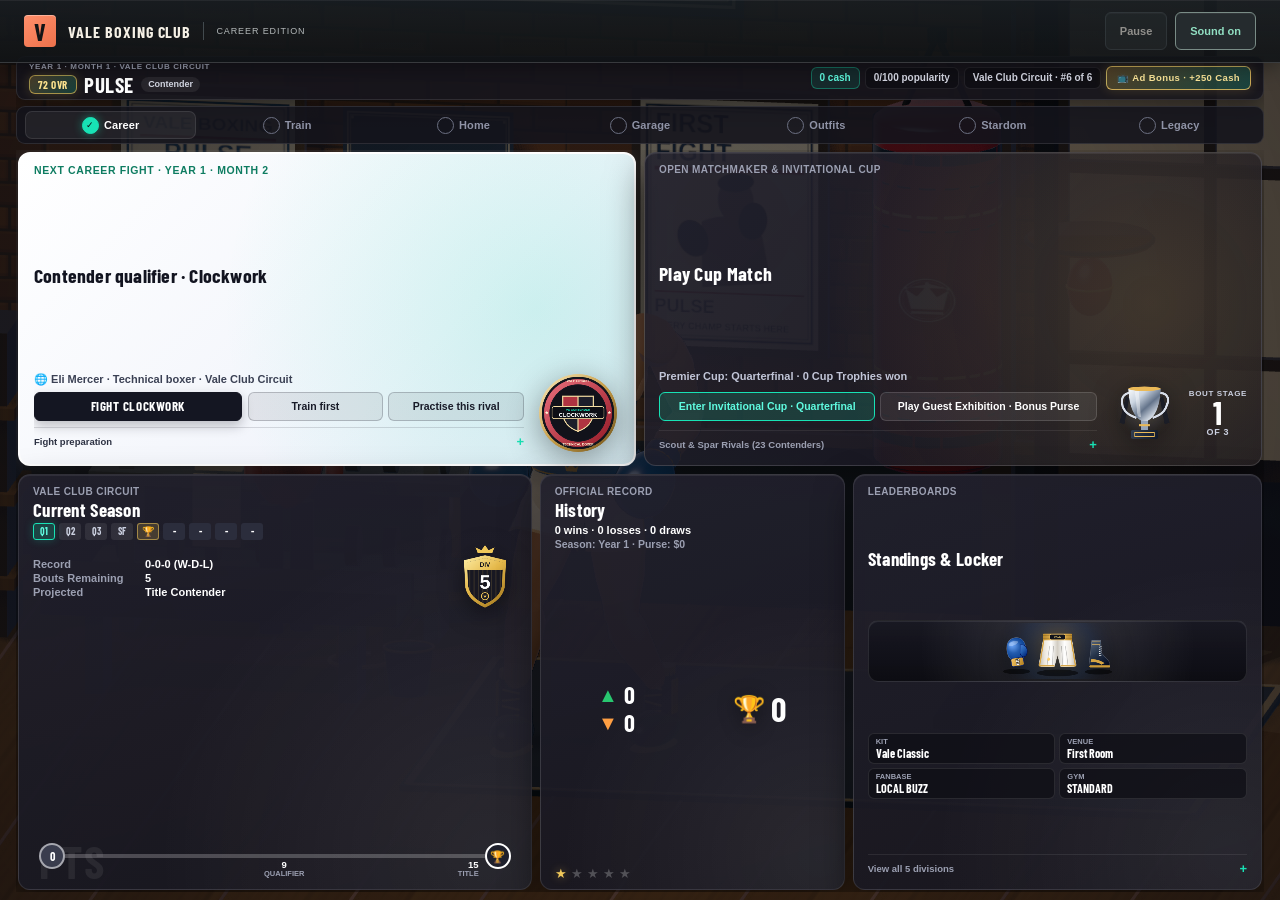
<file: index.html>
<!doctype html>
<html lang="en">
  <head>
    <meta charset="UTF-8" />
    <meta name="viewport" content="width=device-width, initial-scale=1, viewport-fit=cover" />
    <meta name="theme-color" content="#101a2c" />
    <meta name="description" content="Step into Vale Boxing Club. Train your timing, find your opening, and earn your next round." />
    <link rel="icon" type="image/svg+xml" href="./icon.svg" />
    <title>Pulse · Boxing Career</title>
    <script type="module" crossorigin src="./assets/index-ByAutb6q.js"></script>
  </head>
  <body style="margin:0;background:#101a2c;color:#f5f0e5">
    <div id="app"><div style="min-height:100dvh;display:grid;place-items:center;background:radial-gradient(circle at 50% 38%,#1d2e4a 0%,#101a2c 72%);padding:24px;text-align:center;font-family:'Arial Black',Impact,Arial,sans-serif"><div style="padding:24px 32px;border:1px solid rgba(232,191,114,.38);border-top:4px solid #dd6e42;border-radius:10px;background:rgba(20,28,38,.88);box-shadow:0 18px 48px rgba(0,0,0,.45)"><div style="color:#e8bf72;font:700 11px/1.4 Arial,sans-serif;letter-spacing:.18em;text-transform:uppercase">Vale Boxing Club</div><p style="margin:8px 0 0;color:#f5f0e5;font-size:24px;letter-spacing:.04em">PULSE · Opening Vale Boxing Club…</p></div></div></div>
    <noscript>This boxing game needs JavaScript enabled to run.</noscript>
  </body>
</html>
</file>
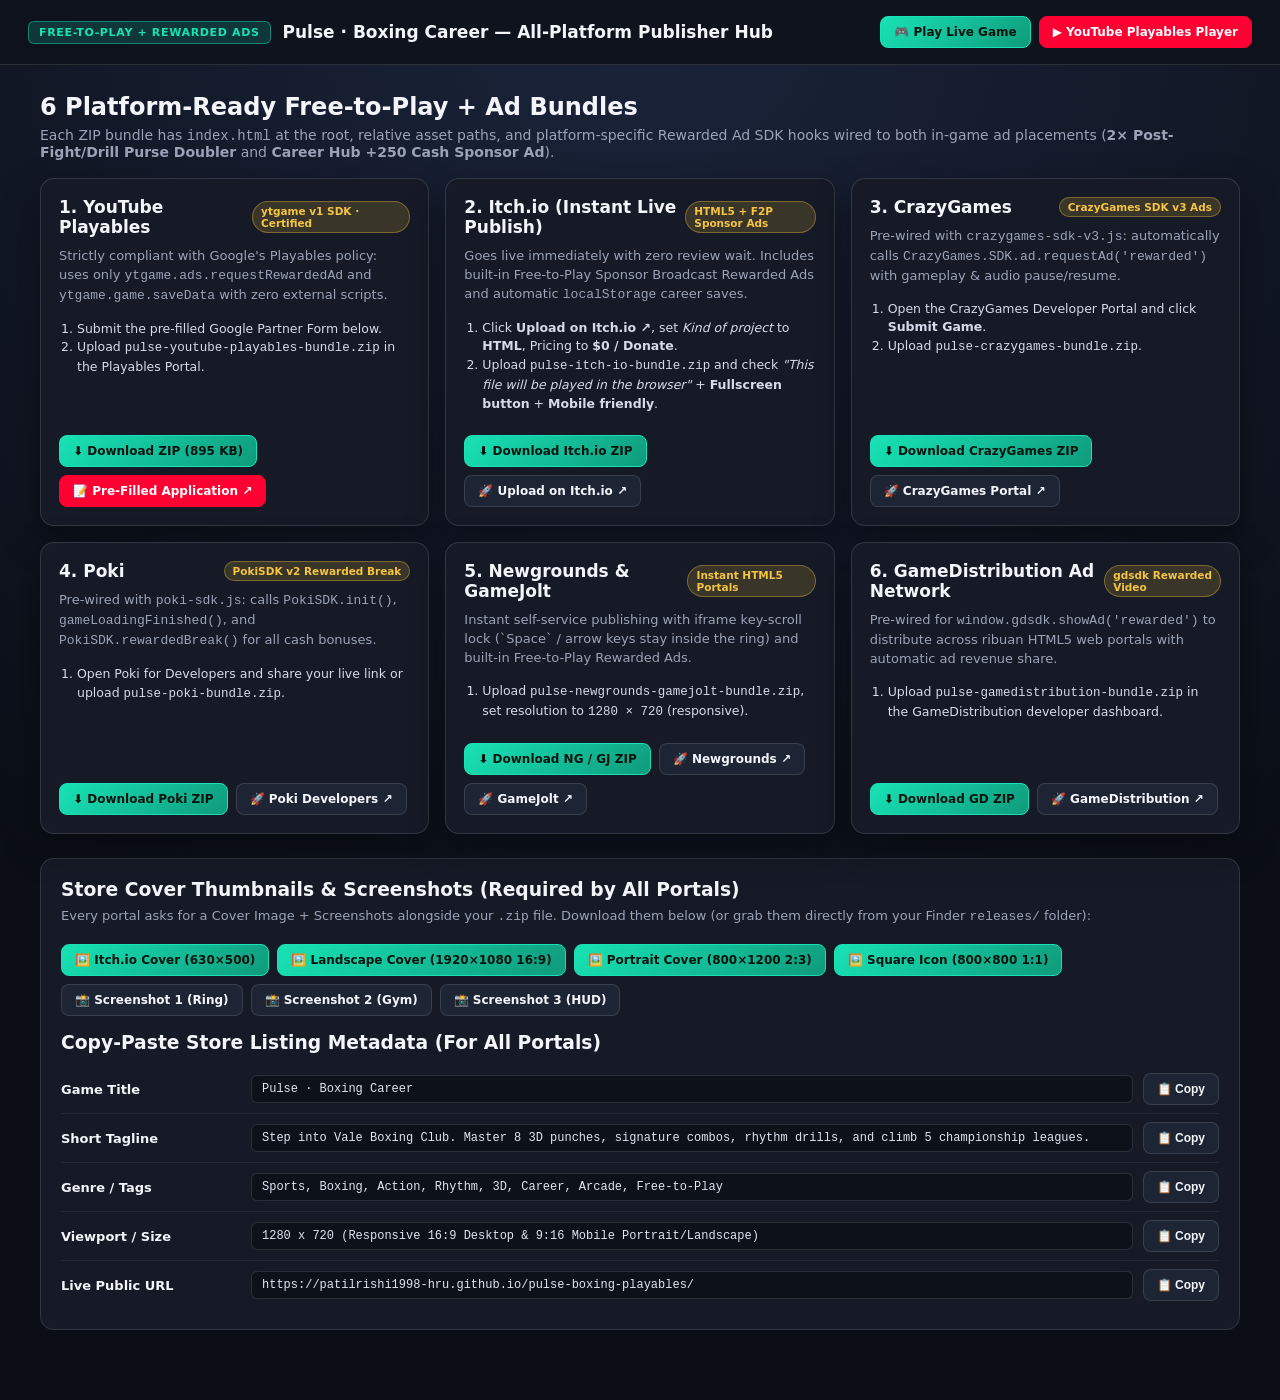
<file: platforms.html>
<!doctype html>
<html lang="en">
  <head>
    <meta charset="UTF-8" />
    <meta name="viewport" content="width=device-width, initial-scale=1" />
    <title>Pulse · Boxing Career — Multi-Platform Free-to-Play Distribution Hub</title>
    <link rel="icon" type="image/svg+xml" href="./icon.svg" />
    <style>
      :root {
        --bg: #0b0e16;
        --card: #151a26;
        --elevated: #1d2434;
        --border: rgba(255, 255, 255, 0.12);
        --mint: #18e2b5;
        --gold: #f5c542;
        --red: #ff0033;
        --text: #f3f5fa;
        --muted: #9ba3b8;
      }
      * { box-sizing: border-box; }
      body {
        margin: 0;
        background: radial-gradient(circle at 50% 0%, #1a243a 0%, #0b0e16 70%);
        color: var(--text);
        font-family: system-ui, -apple-system, BlinkMacSystemFont, "Segoe UI", Roboto, sans-serif;
        min-height: 100dvh;
        padding-bottom: 48px;
      }
      header {
        display: flex;
        align-items: center;
        justify-content: space-between;
        flex-wrap: wrap;
        gap: 12px;
        padding: 16px 28px;
        background: rgba(15, 19, 29, 0.92);
        border-bottom: 1px solid var(--border);
        position: sticky;
        top: 0;
        z-index: 10;
        backdrop-filter: blur(10px);
      }
      .brand {
        display: flex;
        align-items: center;
        gap: 12px;
      }
      .badge {
        padding: 4px 10px;
        border-radius: 6px;
        background: rgba(24, 226, 181, 0.18);
        border: 1px solid rgba(24, 226, 181, 0.45);
        color: var(--mint);
        font-size: 11px;
        font-weight: 800;
        letter-spacing: 0.06em;
        text-transform: uppercase;
      }
      .container {
        max-width: 1240px;
        margin: 28px auto;
        padding: 0 20px;
      }
      .grid {
        display: grid;
        grid-template-columns: repeat(auto-fit, minmax(350px, 1fr));
        gap: 16px;
        margin-top: 18px;
      }
      .card {
        background: var(--card);
        border: 1px solid var(--border);
        border-radius: 14px;
        padding: 18px;
        display: flex;
        flex-direction: column;
        gap: 10px;
        box-shadow: 0 14px 36px rgba(0, 0, 0, 0.42);
      }
      .card-top {
        display: flex;
        align-items: center;
        justify-content: space-between;
        gap: 8px;
      }
      .card h3 {
        margin: 0;
        font-size: 17px;
      }
      .sdk-pill {
        font-size: 10.5px;
        font-weight: 700;
        padding: 3px 8px;
        border-radius: 99px;
        background: rgba(245, 197, 66, 0.16);
        color: var(--gold);
        border: 1px solid rgba(245, 197, 66, 0.36);
      }
      .card p {
        margin: 0;
        font-size: 13px;
        color: var(--muted);
        line-height: 1.45;
      }
      .steps {
        margin: 4px 0;
        padding-left: 18px;
        font-size: 12.5px;
        color: #d5dbea;
        line-height: 1.5;
      }
      .actions {
        margin-top: auto;
        padding-top: 8px;
        display: flex;
        flex-wrap: wrap;
        gap: 8px;
      }
      .btn {
        appearance: none;
        border: 1px solid var(--border);
        background: var(--elevated);
        color: var(--text);
        padding: 8px 13px;
        border-radius: 8px;
        font-size: 12px;
        font-weight: 700;
        text-decoration: none;
        cursor: pointer;
        display: inline-flex;
        align-items: center;
        gap: 6px;
      }
      .btn:hover {
        border-color: rgba(255, 255, 255, 0.32);
        background: #283146;
      }
      .btn-mint {
        background: linear-gradient(135deg, #18e2b5 0%, #0f9b7c 100%);
        color: #061410;
        border-color: #18e2b5;
      }
      .btn-mint:hover {
        background: #3bf0c7;
      }
      .btn-red {
        background: var(--red);
        border-color: var(--red);
        color: #fff;
      }
      .meta-box {
        margin-top: 24px;
        background: var(--card);
        border: 1px solid var(--border);
        border-radius: 14px;
        padding: 20px;
      }
      .meta-row {
        display: grid;
        grid-template-columns: 180px 1fr auto;
        gap: 10px;
        align-items: center;
        padding: 8px 0;
        border-bottom: 1px solid rgba(255, 255, 255, 0.06);
        font-size: 13px;
      }
      .meta-row code {
        background: #0d111a;
        padding: 6px 10px;
        border-radius: 6px;
        border: 1px solid var(--border);
        color: #dfe5f2;
        font-family: ui-monospace, SFMono-Regular, Menlo, monospace;
        font-size: 12px;
        overflow-x: auto;
      }
    </style>
  </head>
  <body>
    <header>
      <div class="brand">
        <span class="badge">Free-to-Play + Rewarded Ads</span>
        <strong style="font-size:17px">Pulse · Boxing Career — All-Platform Publisher Hub</strong>
      </div>
      <div style="display:flex;gap:8px;flex-wrap:wrap">
        <a class="btn btn-mint" href="./index.html">🎮 Play Live Game</a>
        <a class="btn btn-red" href="./youtube-playables.html">▶ YouTube Playables Player</a>
      </div>
    </header>

    <div class="container">
      <h2 style="margin:0 0 6px">6 Platform-Ready Free-to-Play + Ad Bundles</h2>
      <p style="margin:0;color:var(--muted);font-size:14px">
        Each ZIP bundle has <code>index.html</code> at the root, relative asset paths, and platform-specific Rewarded Ad SDK hooks wired to both in-game ad placements (<strong>2× Post-Fight/Drill Purse Doubler</strong> and <strong>Career Hub +250 Cash Sponsor Ad</strong>).
      </p>

      <div class="grid">
        <!-- 1. YouTube Playables -->
        <article class="card">
          <div class="card-top">
            <h3>1. YouTube Playables</h3>
            <span class="sdk-pill">ytgame v1 SDK · Certified</span>
          </div>
          <p>Strictly compliant with Google's Playables policy: uses only <code>ytgame.ads.requestRewardedAd</code> and <code>ytgame.game.saveData</code> with zero external scripts.</p>
          <ol class="steps">
            <li>Submit the pre-filled Google Partner Form below.</li>
            <li>Upload <code>pulse-youtube-playables-bundle.zip</code> in the Playables Portal.</li>
          </ol>
          <div class="actions">
            <a class="btn btn-mint" href="./releases/pulse-youtube-playables-bundle.zip" download>⬇️ Download ZIP (895 KB)</a>
            <a class="btn btn-red" href="https://docs.google.com/forms/d/e/1FAIpQLSdvdQ0lgIq2369aemj1O6w8R8FwGn9O5ARRGODDDUbVINCRJQ/viewform?usp=pp_url&entry.946202806=I+understand+the+bullet+points+listed+above.&entry.1238541471=Game+development+tool%2Fdocumentation&entry.294700704=N%2FA&entry.910090299=N%2FA&entry.1755701106=Hrushikesh+Patil&entry.368585535=Independent+Game+Developer&entry.1176360689=patilrishi1998%40gmail.com&entry.721051248=Pulse%3A+Boxing+Career+%E2%80%94+Live+Hosted+Game%3A+https%3A%2F%2Fpatilrishi1998-hru.github.io%2Fpulse-boxing-playables%2F+%7C+YouTube+Playables+SDK+Showcase%3A+https%3A%2F%2Fpatilrishi1998-hru.github.io%2Fpulse-boxing-playables%2Fyoutube-playables.html&entry.1300231576=1&entry.1134148822=Pulse%3A+Boxing+Career+is+a+3D+HTML5%2FWebGL+%28Three.js+%2B+TypeScript%29+boxing+%26+career+management+game+built+natively+for+YouTube+Playables+%28895+KB+ZIP+bundle%2C+full+ytgame+v1+SDK+integration%3A+firstFrameReady%2C+gameReady%2C+cloud+saves+via+saveData%2FloadData%2C+pause%2Fresume%2Faudio+lifecycle+hooks%2C+engagement+score+reporting%2C+and+rewarded+ads%29.+Includes+8+distinct+3D+punch+animations%2C+signature+3-step+combo+rows%2C+rhythm+training+drills+%28Heavy+Bag%2C+Jump+Rope%2C+Counter+Lab%29%2C+5+championship+leagues%2C+15+rivals%2C+and+Blender+4.5+3D+showcases.&entry.398088026=1%2B+%281+-+100%29&entry.2114582028=Web+%28Facebook%2C+Itch.io%2C+etc.%29&entry.1496190260=Build+community&entry.1496190260=Exposure&entry.1496190260=Monetization" target="_blank" rel="noopener">📝 Pre-Filled Application ↗</a>
          </div>
        </article>

        <!-- 2. Itch.io -->
        <article class="card">
          <div class="card-top">
            <h3>2. Itch.io (Instant Live Publish)</h3>
            <span class="sdk-pill">HTML5 + F2P Sponsor Ads</span>
          </div>
          <p>Goes live immediately with zero review wait. Includes built-in Free-to-Play Sponsor Broadcast Rewarded Ads and automatic <code>localStorage</code> career saves.</p>
          <ol class="steps">
            <li>Click <strong>Upload on Itch.io ↗</strong>, set <em>Kind of project</em> to <strong>HTML</strong>, Pricing to <strong>$0 / Donate</strong>.</li>
            <li>Upload <code>pulse-itch-io-bundle.zip</code> and check <em>"This file will be played in the browser"</em> + <strong>Fullscreen button</strong> + <strong>Mobile friendly</strong>.</li>
          </ol>
          <div class="actions">
            <a class="btn btn-mint" href="./releases/pulse-itch-io-bundle.zip" download>⬇️ Download Itch.io ZIP</a>
            <a class="btn" href="https://itch.io/game/new" target="_blank" rel="noopener">🚀 Upload on Itch.io ↗</a>
          </div>
        </article>

        <!-- 3. CrazyGames -->
        <article class="card">
          <div class="card-top">
            <h3>3. CrazyGames</h3>
            <span class="sdk-pill">CrazyGames SDK v3 Ads</span>
          </div>
          <p>Pre-wired with <code>crazygames-sdk-v3.js</code>: automatically calls <code>CrazyGames.SDK.ad.requestAd('rewarded')</code> with gameplay & audio pause/resume.</p>
          <ol class="steps">
            <li>Open the CrazyGames Developer Portal and click <strong>Submit Game</strong>.</li>
            <li>Upload <code>pulse-crazygames-bundle.zip</code>.</li>
          </ol>
          <div class="actions">
            <a class="btn btn-mint" href="./releases/pulse-crazygames-bundle.zip" download>⬇️ Download CrazyGames ZIP</a>
            <a class="btn" href="https://developer.crazygames.com/" target="_blank" rel="noopener">🚀 CrazyGames Portal ↗</a>
          </div>
        </article>

        <!-- 4. Poki -->
        <article class="card">
          <div class="card-top">
            <h3>4. Poki</h3>
            <span class="sdk-pill">PokiSDK v2 Rewarded Break</span>
          </div>
          <p>Pre-wired with <code>poki-sdk.js</code>: calls <code>PokiSDK.init()</code>, <code>gameLoadingFinished()</code>, and <code>PokiSDK.rewardedBreak()</code> for all cash bonuses.</p>
          <ol class="steps">
            <li>Open Poki for Developers and share your live link or upload <code>pulse-poki-bundle.zip</code>.</li>
          </ol>
          <div class="actions">
            <a class="btn btn-mint" href="./releases/pulse-poki-bundle.zip" download>⬇️ Download Poki ZIP</a>
            <a class="btn" href="https://developers.poki.com/" target="_blank" rel="noopener">🚀 Poki Developers ↗</a>
          </div>
        </article>

        <!-- 5. Newgrounds & GameJolt -->
        <article class="card">
          <div class="card-top">
            <h3>5. Newgrounds & GameJolt</h3>
            <span class="sdk-pill">Instant HTML5 Portals</span>
          </div>
          <p>Instant self-service publishing with iframe key-scroll lock (`Space` / arrow keys stay inside the ring) and built-in Free-to-Play Rewarded Ads.</p>
          <ol class="steps">
            <li>Upload <code>pulse-newgrounds-gamejolt-bundle.zip</code>, set resolution to <code>1280 × 720</code> (responsive).</li>
          </ol>
          <div class="actions">
            <a class="btn btn-mint" href="./releases/pulse-newgrounds-gamejolt-bundle.zip" download>⬇️ Download NG / GJ ZIP</a>
            <a class="btn" href="https://www.newgrounds.com/projects/games/new" target="_blank" rel="noopener">🚀 Newgrounds ↗</a>
            <a class="btn" href="https://gamejolt.com/dashboard/games/add" target="_blank" rel="noopener">🚀 GameJolt ↗</a>
          </div>
        </article>

        <!-- 6. GameDistribution -->
        <article class="card">
          <div class="card-top">
            <h3>6. GameDistribution Ad Network</h3>
            <span class="sdk-pill">gdsdk Rewarded Video</span>
          </div>
          <p>Pre-wired for <code>window.gdsdk.showAd('rewarded')</code> to distribute across ribuan HTML5 web portals with automatic ad revenue share.</p>
          <ol class="steps">
            <li>Upload <code>pulse-gamedistribution-bundle.zip</code> in the GameDistribution developer dashboard.</li>
          </ol>
          <div class="actions">
            <a class="btn btn-mint" href="./releases/pulse-gamedistribution-bundle.zip" download>⬇️ Download GD ZIP</a>
            <a class="btn" href="https://gamedistribution.com/developers" target="_blank" rel="noopener">🚀 GameDistribution ↗</a>
          </div>
        </article>
      </div>

      <section class="meta-box">
        <h3 style="margin:0 0 8px">Store Cover Thumbnails & Screenshots (Required by All Portals)</h3>
        <p style="margin:0 0 12px;color:var(--muted);font-size:13px">
          Every portal asks for a Cover Image + Screenshots alongside your <code>.zip</code> file. Download them below (or grab them directly from your Finder <code>releases/</code> folder):
        </p>
        <div class="actions" style="margin-bottom:16px">
          <a class="btn btn-mint" href="./releases/cover-itch-630x500.png" download>🖼️ Itch.io Cover (630×500)</a>
          <a class="btn btn-mint" href="./releases/cover-landscape-1920x1080.png" download>🖼️ Landscape Cover (1920×1080 16:9)</a>
          <a class="btn btn-mint" href="./releases/cover-portrait-800x1200.png" download>🖼️ Portrait Cover (800×1200 2:3)</a>
          <a class="btn btn-mint" href="./releases/cover-square-800x800.png" download>🖼️ Square Icon (800×800 1:1)</a>
          <a class="btn" href="./releases/screenshot-1-world-ring.png" download>📸 Screenshot 1 (Ring)</a>
          <a class="btn" href="./releases/screenshot-2-training-gym.png" download>📸 Screenshot 2 (Gym)</a>
          <a class="btn" href="./releases/screenshot-3-fight-hud.png" download>📸 Screenshot 3 (HUD)</a>
        </div>

        <h3 style="margin:0 0 12px">Copy-Paste Store Listing Metadata (For All Portals)</h3>
        <div class="meta-row">
          <strong>Game Title</strong>
          <code id="cp-title">Pulse · Boxing Career</code>
          <button class="btn" onclick="navigator.clipboard.writeText(document.getElementById('cp-title').textContent)">📋 Copy</button>
        </div>
        <div class="meta-row">
          <strong>Short Tagline</strong>
          <code id="cp-short">Step into Vale Boxing Club. Master 8 3D punches, signature combos, rhythm drills, and climb 5 championship leagues.</code>
          <button class="btn" onclick="navigator.clipboard.writeText(document.getElementById('cp-short').textContent)">📋 Copy</button>
        </div>
        <div class="meta-row">
          <strong>Genre / Tags</strong>
          <code id="cp-tags">Sports, Boxing, Action, Rhythm, 3D, Career, Arcade, Free-to-Play</code>
          <button class="btn" onclick="navigator.clipboard.writeText(document.getElementById('cp-tags').textContent)">📋 Copy</button>
        </div>
        <div class="meta-row">
          <strong>Viewport / Size</strong>
          <code id="cp-size">1280 x 720 (Responsive 16:9 Desktop & 9:16 Mobile Portrait/Landscape)</code>
          <button class="btn" onclick="navigator.clipboard.writeText(document.getElementById('cp-size').textContent)">📋 Copy</button>
        </div>
        <div class="meta-row" style="border-bottom:0">
          <strong>Live Public URL</strong>
          <code id="cp-url">https://patilrishi1998-hru.github.io/pulse-boxing-playables/</code>
          <button class="btn" onclick="navigator.clipboard.writeText(document.getElementById('cp-url').textContent)">📋 Copy</button>
        </div>
      </section>
    </div>
  </body>
</html>
</file>
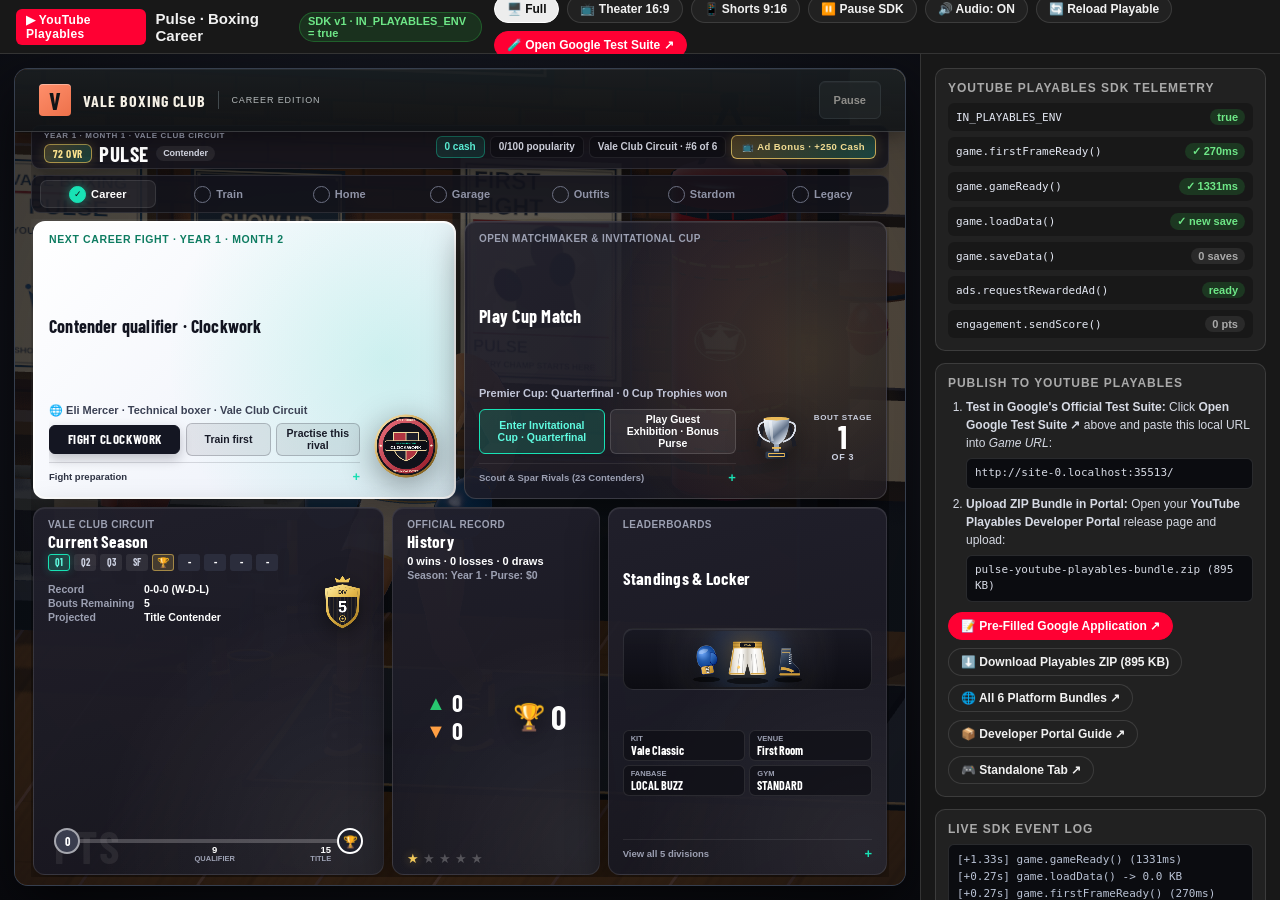
<file: youtube-playables.html>
<!doctype html>
<html lang="en">
  <head>
    <meta charset="UTF-8" />
    <meta name="viewport" content="width=device-width, initial-scale=1" />
    <title>YouTube Playables · Pulse: Boxing Career</title>
    <link rel="icon" type="image/svg+xml" href="./icon.svg" />
    <style>
      :root {
        --yt-bg: #0f0f0f;
        --yt-surface: #181818;
        --yt-elevated: #212121;
        --yt-border: rgba(255, 255, 255, 0.12);
        --yt-red: #ff0033;
        --yt-mint: #2ba640;
        --yt-gold: #f5c542;
        --yt-text: #f1f1f1;
        --yt-muted: #aaaaaa;
      }
      * { box-sizing: border-box; }
      body {
        margin: 0;
        height: 100dvh;
        display: flex;
        flex-direction: column;
        background: var(--yt-bg);
        color: var(--yt-text);
        font-family: Roboto, -apple-system, BlinkMacSystemFont, "Segoe UI", Arial, sans-serif;
        overflow: hidden;
      }
      /* Top YouTube Playables Header */
      .yt-header {
        height: 54px;
        flex-shrink: 0;
        display: flex;
        align-items: center;
        justify-content: space-between;
        padding: 0 16px;
        background: var(--yt-surface);
        border-bottom: 1px solid var(--yt-border);
        gap: 12px;
      }
      .yt-brand {
        display: flex;
        align-items: center;
        gap: 10px;
      }
      .yt-logo-pill {
        display: inline-flex;
        align-items: center;
        gap: 6px;
        padding: 4px 10px;
        border-radius: 6px;
        background: var(--yt-red);
        color: #fff;
        font-weight: 800;
        font-size: 12px;
        letter-spacing: 0.03em;
      }
      .yt-game-title {
        font-size: 15px;
        font-weight: 700;
      }
      .yt-game-sub {
        font-size: 11px;
        color: var(--yt-muted);
        padding: 2px 8px;
        border-radius: 99px;
        background: rgba(43, 166, 64, 0.18);
        color: #6ee787;
        border: 1px solid rgba(43, 166, 64, 0.4);
        font-weight: 600;
      }
      .yt-controls {
        display: flex;
        align-items: center;
        gap: 8px;
        flex-wrap: wrap;
      }
      .yt-btn {
        appearance: none;
        border: 1px solid var(--yt-border);
        background: var(--yt-elevated);
        color: var(--yt-text);
        padding: 6px 12px;
        border-radius: 18px;
        font-size: 12px;
        font-weight: 600;
        cursor: pointer;
        display: inline-flex;
        align-items: center;
        gap: 6px;
        text-decoration: none;
        transition: background 0.15s ease, border-color 0.15s ease;
      }
      .yt-btn:hover {
        background: #303030;
        border-color: rgba(255, 255, 255, 0.28);
      }
      .yt-btn[data-active="true"] {
        background: rgba(255, 255, 255, 0.92);
        color: #0f0f0f;
        border-color: #fff;
      }
      .yt-btn-primary {
        background: var(--yt-red);
        border-color: var(--yt-red);
        color: #fff;
      }
      .yt-btn-primary:hover {
        background: #d9002b;
      }
      /* Main Workspace */
      .yt-main {
        flex: 1;
        display: grid;
        grid-template-columns: 1fr 360px;
        min-height: 0;
      }
      .yt-stage-wrap {
        position: relative;
        display: flex;
        align-items: center;
        justify-content: center;
        background: radial-gradient(circle at 50% 40%, #1c1f2b 0%, #090a0f 100%);
        padding: 14px;
        min-height: 0;
        overflow: hidden;
      }
      .yt-frame-shell {
        position: relative;
        width: 100%;
        height: 100%;
        border-radius: 14px;
        overflow: hidden;
        border: 1px solid rgba(255, 255, 255, 0.16);
        box-shadow: 0 22px 60px rgba(0, 0, 0, 0.72);
        background: #101a2c;
        transition: width 0.22s ease, height 0.22s ease;
      }
      .yt-frame-shell[data-viewport="mobile"] {
        width: min(430px, 100%);
        height: min(860px, 100%);
        border-radius: 26px;
        border: 3px solid rgba(255, 255, 255, 0.22);
      }
      .yt-frame-shell[data-viewport="theater"] {
        width: min(1180px, 100%);
        height: min(680px, 100%);
      }
      iframe#playable-frame {
        width: 100%;
        height: 100%;
        border: 0;
        display: block;
      }
      /* Rewarded Video Ad Overlay inside the Playables Shell */
      .yt-ad-overlay {
        position: absolute;
        inset: 0;
        z-index: 40;
        background: rgba(8, 10, 16, 0.94);
        backdrop-filter: blur(8px);
        display: flex;
        flex-direction: column;
        align-items: center;
        justify-content: center;
        padding: 24px;
        text-align: center;
      }
      .yt-ad-overlay[hidden] { display: none; }
      .yt-ad-card {
        max-width: 440px;
        width: 100%;
        padding: 22px;
        border-radius: 16px;
        background: #181b24;
        border: 1px solid rgba(245, 197, 66, 0.48);
        box-shadow: 0 20px 50px rgba(0, 0, 0, 0.7);
      }
      .yt-ad-badge {
        display: inline-block;
        padding: 3px 10px;
        border-radius: 99px;
        background: rgba(245, 197, 66, 0.18);
        color: var(--yt-gold);
        font-size: 11px;
        font-weight: 800;
        letter-spacing: 0.08em;
        text-transform: uppercase;
      }
      .yt-ad-card h3 {
        margin: 10px 0 6px;
        font-size: 20px;
      }
      .yt-ad-card p {
        margin: 0 0 14px;
        font-size: 13px;
        color: #c7cbd6;
        line-height: 1.45;
      }
      .yt-ad-progress {
        height: 8px;
        border-radius: 99px;
        background: rgba(255, 255, 255, 0.12);
        overflow: hidden;
        margin-bottom: 16px;
      }
      .yt-ad-progress-bar {
        height: 100%;
        width: 0%;
        background: linear-gradient(90deg, #f5c542, #18e2b5);
        transition: width 0.1s linear;
      }
      .yt-ad-actions {
        display: flex;
        justify-content: center;
        gap: 10px;
      }
      /* Right Sidebar: SDK Telemetry & Upload Guide */
      .yt-sidebar {
        background: var(--yt-surface);
        border-left: 1px solid var(--yt-border);
        padding: 14px;
        overflow-y: auto;
        display: flex;
        flex-direction: column;
        gap: 12px;
      }
      .yt-panel {
        background: var(--yt-elevated);
        border: 1px solid var(--yt-border);
        border-radius: 10px;
        padding: 12px;
      }
      .yt-panel h2 {
        margin: 0 0 8px;
        font-size: 12px;
        text-transform: uppercase;
        letter-spacing: 0.08em;
        color: var(--yt-muted);
      }
      .sdk-check-list {
        display: flex;
        flex-direction: column;
        gap: 6px;
        font-size: 12px;
      }
      .sdk-item {
        display: flex;
        align-items: center;
        justify-content: space-between;
        padding: 6px 8px;
        border-radius: 6px;
        background: rgba(0, 0, 0, 0.26);
      }
      .sdk-item code {
        font-family: ui-monospace, SFMono-Regular, Menlo, monospace;
        font-size: 11px;
        color: #e3e7f2;
      }
      .sdk-status {
        font-size: 11px;
        font-weight: 700;
        padding: 2px 7px;
        border-radius: 99px;
        background: rgba(255, 255, 255, 0.08);
        color: var(--yt-muted);
      }
      .sdk-status[data-ok="true"] {
        background: rgba(43, 166, 64, 0.22);
        color: #6ee787;
      }
      .sdk-log {
        font-family: ui-monospace, SFMono-Regular, Menlo, monospace;
        font-size: 11px;
        background: #0b0c10;
        border: 1px solid var(--yt-border);
        border-radius: 6px;
        padding: 8px;
        max-height: 150px;
        overflow-y: auto;
        display: flex;
        flex-direction: column;
        gap: 4px;
        color: #b9c2d4;
      }
      .upload-steps {
        margin: 0;
        padding-left: 18px;
        font-size: 12px;
        line-height: 1.5;
        color: #d6dae4;
      }
      .upload-steps li { margin-bottom: 6px; }
      .url-copy-box {
        display: flex;
        align-items: center;
        gap: 6px;
        margin-top: 6px;
        background: #0b0c10;
        padding: 6px 8px;
        border-radius: 6px;
        border: 1px solid var(--yt-border);
        font-family: ui-monospace, SFMono-Regular, Menlo, monospace;
        font-size: 11px;
      }
      @media (max-width: 960px) {
        .yt-main { grid-template-columns: 1fr; }
        .yt-sidebar { display: none; }
      }
    </style>
  </head>
  <body>
    <header class="yt-header">
      <div class="yt-brand">
        <span class="yt-logo-pill">▶ YouTube Playables</span>
        <span class="yt-game-title">Pulse · Boxing Career</span>
        <span class="yt-game-sub" id="env-pill">SDK v1 · IN_PLAYABLES_ENV = true</span>
      </div>
      <div class="yt-controls">
        <button class="yt-btn" data-vp="full" data-active="true">🖥️ Full</button>
        <button class="yt-btn" data-vp="theater">📺 Theater 16:9</button>
        <button class="yt-btn" data-vp="mobile">📱 Shorts 9:16</button>
        <button class="yt-btn" id="btn-pause">⏸️ Pause SDK</button>
        <button class="yt-btn" id="btn-audio">🔊 Audio: ON</button>
        <button class="yt-btn" id="btn-reload">🔄 Reload Playable</button>
        <a class="yt-btn yt-btn-primary" href="https://developers.google.com/youtube/gaming/playables/test_suite" target="_blank" rel="noopener">🧪 Open Google Test Suite ↗</a>
      </div>
    </header>

    <main class="yt-main">
      <div class="yt-stage-wrap">
        <div class="yt-frame-shell" id="frame-shell" data-viewport="full">
          <iframe id="playable-frame" title="Pulse Boxing Career Playable"></iframe>
          <div class="yt-ad-overlay" id="ad-overlay" hidden>
            <div class="yt-ad-card">
              <span class="yt-ad-badge">YouTube Playables · Rewarded Ad</span>
              <h3 id="ad-title">Ringside Sponsor Broadcast</h3>
              <p id="ad-desc">Playing official YouTube Playables rewarded ad spot. Game execution & audio are paused via <code>ytgame.system.onPause</code> until the ad finishes.</p>
              <div class="yt-ad-progress"><div class="yt-ad-progress-bar" id="ad-bar"></div></div>
              <div class="yt-ad-actions">
                <button class="yt-btn yt-btn-primary" id="ad-claim-btn">✅ Complete Ad & Grant Reward</button>
                <button class="yt-btn" id="ad-skip-btn">✖ Skip Without Reward</button>
              </div>
            </div>
          </div>
        </div>
      </div>

      <aside class="yt-sidebar">
        <section class="yt-panel">
          <h2>YouTube Playables SDK Telemetry</h2>
          <div class="sdk-check-list">
            <div class="sdk-item"><code>IN_PLAYABLES_ENV</code><span class="sdk-status" data-ok="true">true</span></div>
            <div class="sdk-item"><code>game.firstFrameReady()</code><span class="sdk-status" id="st-first">waiting…</span></div>
            <div class="sdk-item"><code>game.gameReady()</code><span class="sdk-status" id="st-ready">waiting…</span></div>
            <div class="sdk-item"><code>game.loadData()</code><span class="sdk-status" id="st-load">waiting…</span></div>
            <div class="sdk-item"><code>game.saveData()</code><span class="sdk-status" id="st-save">0 saves</span></div>
            <div class="sdk-item"><code>ads.requestRewardedAd()</code><span class="sdk-status" id="st-ads" data-ok="true">ready</span></div>
            <div class="sdk-item"><code>engagement.sendScore()</code><span class="sdk-status" id="st-score">0 pts</span></div>
          </div>
        </section>

        <section class="yt-panel">
          <h2>Publish to YouTube Playables</h2>
          <ol class="upload-steps">
            <li><strong>Test in Google's Official Test Suite:</strong> Click <strong>Open Google Test Suite ↗</strong> above and paste this local URL into <em>Game URL</em>:
              <div class="url-copy-box">
                <span id="local-url-text">http://127.0.0.1:5173/</span>
              </div>
            </li>
            <li><strong>Upload ZIP Bundle in Portal:</strong> Open your <strong>YouTube Playables Developer Portal</strong> release page and upload:
              <div class="url-copy-box">pulse-youtube-playables-bundle.zip (895 KB)</div>
            </li>
          </ol>
          <div style="display:flex;gap:8px;margin-top:10px;flex-wrap:wrap">
            <a class="yt-btn yt-btn-primary" href="https://docs.google.com/forms/d/e/1FAIpQLSdvdQ0lgIq2369aemj1O6w8R8FwGn9O5ARRGODDDUbVINCRJQ/viewform?usp=pp_url&entry.946202806=I+understand+the+bullet+points+listed+above.&entry.1238541471=Game+development+tool%2Fdocumentation&entry.294700704=N%2FA&entry.910090299=N%2FA&entry.1755701106=Hrushikesh+Patil&entry.368585535=Independent+Game+Developer&entry.1176360689=patilrishi1998%40gmail.com&entry.721051248=Pulse%3A+Boxing+Career+%E2%80%94+Live+Hosted+Game%3A+https%3A%2F%2Fpatilrishi1998-hru.github.io%2Fpulse-boxing-playables%2F+%7C+YouTube+Playables+SDK+Showcase%3A+https%3A%2F%2Fpatilrishi1998-hru.github.io%2Fpulse-boxing-playables%2Fyoutube-playables.html&entry.1300231576=1&entry.1134148822=Pulse%3A+Boxing+Career+is+a+3D+HTML5%2FWebGL+%28Three.js+%2B+TypeScript%29+boxing+%26+career+management+game+built+natively+for+YouTube+Playables+%28895+KB+ZIP+bundle%2C+full+ytgame+v1+SDK+integration%3A+firstFrameReady%2C+gameReady%2C+cloud+saves+via+saveData%2FloadData%2C+pause%2Fresume%2Faudio+lifecycle+hooks%2C+engagement+score+reporting%2C+and+rewarded+ads%29.+Includes+8+distinct+3D+punch+animations%2C+signature+3-step+combo+rows%2C+rhythm+training+drills+%28Heavy+Bag%2C+Jump+Rope%2C+Counter+Lab%29%2C+5+championship+leagues%2C+15+rivals%2C+and+Blender+4.5+3D+showcases.&entry.398088026=1%2B+%281+-+100%29&entry.2114582028=Web+%28Facebook%2C+Itch.io%2C+etc.%29&entry.1496190260=Build+community&entry.1496190260=Exposure&entry.1496190260=Monetization" target="_blank" rel="noopener">📝 Pre-Filled Google Application ↗</a>
            <a class="yt-btn" href="./pulse-youtube-playables-bundle.zip" download="pulse-youtube-playables-bundle.zip">⬇️ Download Playables ZIP (895 KB)</a>
            <a class="yt-btn" href="./platforms.html" target="_blank" rel="noopener">🌐 All 6 Platform Bundles ↗</a>
            <a class="yt-btn" href="https://developers.google.com/youtube/gaming/playables/portal" target="_blank" rel="noopener">📦 Developer Portal Guide ↗</a>
            <a class="yt-btn" href="./index.html" target="_blank" rel="noopener">🎮 Standalone Tab ↗</a>
          </div>
        </section>

        <section class="yt-panel" style="flex:1;display:flex;flex-direction:column;min-height:140px">
          <h2>Live SDK Event Log</h2>
          <div class="sdk-log" id="sdk-log"></div>
        </section>
      </aside>
    </main>

    <script>
      const bootAt = performance.now();
      const logEl = document.getElementById('sdk-log');
      function logEvent(msg) {
        const row = document.createElement('div');
        const elapsed = ((performance.now() - bootAt) / 1000).toFixed(2);
        row.textContent = `[+${elapsed}s] ${msg}`;
        logEl.prepend(row);
      }

      const pauseListeners = new Set();
      const resumeListeners = new Set();
      const audioListeners = new Set();
      let isPaused = false;
      let audioEnabled = true;
      let saveCount = 0;
      const CLOUD_KEY = 'pulse:yt-playables-cloud:v1';

      const stFirst = document.getElementById('st-first');
      const stReady = document.getElementById('st-ready');
      const stLoad = document.getElementById('st-load');
      const stSave = document.getElementById('st-save');
      const stAds = document.getElementById('st-ads');
      const stScore = document.getElementById('st-score');

      const adOverlay = document.getElementById('ad-overlay');
      const adTitle = document.getElementById('ad-title');
      const adDesc = document.getElementById('ad-desc');
      const adBar = document.getElementById('ad-bar');
      const adClaimBtn = document.getElementById('ad-claim-btn');
      const adSkipBtn = document.getElementById('ad-skip-btn');

      function setSdkPaused(nextPaused) {
        if (isPaused === nextPaused) return;
        isPaused = nextPaused;
        const btn = document.getElementById('btn-pause');
        btn.textContent = isPaused ? '▶️ Resume SDK' : '⏸️ Pause SDK';
        btn.dataset.active = String(isPaused);
        if (isPaused) {
          logEvent('system.onPause() dispatched to game');
          pauseListeners.forEach(fn => { try { fn(); } catch {} });
        } else {
          logEvent('system.onResume() dispatched to game');
          resumeListeners.forEach(fn => { try { fn(); } catch {} });
        }
      }

      window.__PULSE_YTGAME_SIM__ = {
        IN_PLAYABLES_ENV: true,
        SDK_VERSION: '1.0.0-playables',
        game: {
          firstFrameReady() {
            const ms = Math.round(performance.now() - bootAt);
            stFirst.textContent = `✓ ${ms}ms`;
            stFirst.dataset.ok = 'true';
            logEvent(`game.firstFrameReady() (${ms}ms)`);
          },
          gameReady() {
            const ms = Math.round(performance.now() - bootAt);
            stReady.textContent = `✓ ${ms}ms`;
            stReady.dataset.ok = 'true';
            logEvent(`game.gameReady() (${ms}ms)`);
          },
          async loadData() {
            const raw = localStorage.getItem(CLOUD_KEY) || '';
            const kb = (new Blob([raw]).size / 1024).toFixed(1);
            stLoad.textContent = raw ? `✓ ${kb} KB` : '✓ new save';
            stLoad.dataset.ok = 'true';
            logEvent(`game.loadData() -> ${kb} KB`);
            return raw;
          },
          async saveData(data) {
            localStorage.setItem(CLOUD_KEY, data);
            saveCount += 1;
            const kb = (new Blob([data]).size / 1024).toFixed(1);
            stSave.textContent = `✓ ${saveCount} (${kb} KB)`;
            stSave.dataset.ok = 'true';
            logEvent(`game.saveData() #${saveCount} (${kb} KB)`);
          }
        },
        system: {
          isAudioEnabled() { return audioEnabled; },
          onPause(cb) { pauseListeners.add(cb); return () => pauseListeners.delete(cb); },
          onResume(cb) { resumeListeners.add(cb); return () => resumeListeners.delete(cb); },
          onAudioEnabledChange(cb) { audioListeners.add(cb); return () => audioListeners.delete(cb); }
        },
        ads: {
          requestRewardedAd(rewardId) {
            logEvent(`ads.requestRewardedAd("${rewardId}")`);
            stAds.textContent = `playing (${rewardId})`;
            setSdkPaused(true);
            adTitle.textContent = rewardId === 'sponsor_cash_grant'
              ? 'Sponsor Broadcast Spot (+250 Cash & +2 Popularity)'
              : 'Double Purse Bonus Ad (2× Fight / Drill Cash)';
            adDesc.textContent = `Reward ID: "${rewardId}" · Game paused via ytgame.system.onPause().`;
            adOverlay.hidden = false;
            adBar.style.width = '0%';
            return new Promise(resolve => {
              let progress = 0;
              const timer = setInterval(() => {
                progress = Math.min(100, progress + 5);
                adBar.style.width = `${progress}%`;
              }, 100);
              const finish = (granted) => {
                clearInterval(timer);
                adOverlay.hidden = true;
                stAds.textContent = granted ? `✓ earned (${rewardId})` : `skipped (${rewardId})`;
                stAds.dataset.ok = String(granted);
                logEvent(`ads.requestRewardedAd("${rewardId}") -> ${granted}`);
                resolve(granted);
                setTimeout(() => setSdkPaused(false), 60);
              };
              adClaimBtn.onclick = () => finish(true);
              adSkipBtn.onclick = () => finish(false);
            });
          }
        },
        engagement: {
          async sendScore(scoreObj) {
            const val = scoreObj && typeof scoreObj.value === 'number' ? scoreObj.value : 0;
            stScore.textContent = `✓ ${val} pts`;
            stScore.dataset.ok = 'true';
            logEvent(`engagement.sendScore({ value: ${val} })`);
          }
        }
      };

      const frame = document.getElementById('playable-frame');
      frame.src = './index.html?playables_sim=1';
      const urlText = document.getElementById('local-url-text');
      if (urlText) urlText.textContent = new URL('./', window.location.href).href;

      document.querySelectorAll('[data-vp]').forEach(btn => {
        btn.addEventListener('click', () => {
          document.querySelectorAll('[data-vp]').forEach(b => b.dataset.active = 'false');
          btn.dataset.active = 'true';
          document.getElementById('frame-shell').dataset.viewport = btn.dataset.vp;
        });
      });

      document.getElementById('btn-pause').addEventListener('click', () => setSdkPaused(!isPaused));
      document.getElementById('btn-audio').addEventListener('click', (e) => {
        audioEnabled = !audioEnabled;
        e.currentTarget.textContent = audioEnabled ? '🔊 Audio: ON' : '🔇 Audio: MUTED';
        logEvent(`system.onAudioEnabledChange(${audioEnabled})`);
        audioListeners.forEach(fn => { try { fn(audioEnabled); } catch {} });
      });
      document.getElementById('btn-reload').addEventListener('click', () => {
        logEvent('Reloading Playable iframe…');
        frame.contentWindow.location.reload();
      });
    </script>
  </body>
</html>
</file>
